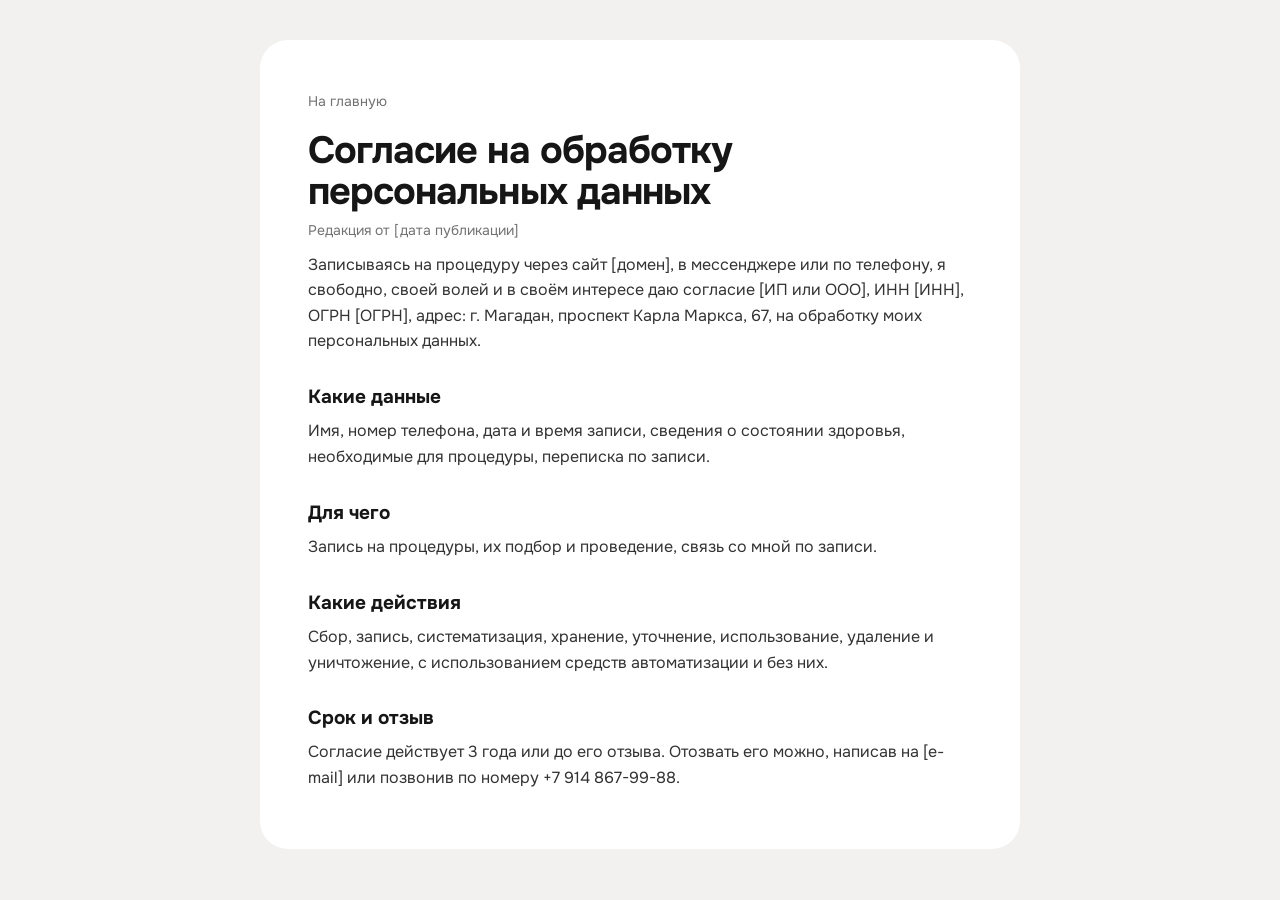
<file: consent.html>
<!doctype html>
<html lang="ru">
<head>
<meta charset="utf-8">
<meta name="viewport" content="width=device-width, initial-scale=1">
<meta name="robots" content="noindex, nofollow">
<title>Согласие на обработку персональных данных | Очарование</title>
<link rel="icon" href="data:image/svg+xml,%3Csvg xmlns='http://www.w3.org/2000/svg' viewBox='0 0 32 32'%3E%3Crect width='32' height='32' rx='16' fill='%235a2447'/%3E%3Ctext x='16' y='22' text-anchor='middle' font-family='Georgia' font-size='17' fill='%23ffffff'%3E%D0%9E%3C/text%3E%3C/svg%3E">
<link rel="stylesheet" href="https://fonts.googleapis.com/css2?family=Onest:wght@400;600;700&display=swap">
<link rel="stylesheet" href="doc.css">
</head>
<body>
<main class="doc">
  <a class="back" href="index.html">На главную</a>
  <h1>Согласие на обработку персональных данных</h1>
  <p class="upd">Редакция от [дата публикации]</p>

  <p>Записываясь на процедуру через сайт [домен], в мессенджере или по телефону, я свободно, своей волей и в своём
  интересе даю согласие [ИП или ООО], ИНН [ИНН], ОГРН [ОГРН], адрес:
  г. Магадан, проспект Карла Маркса, 67, на обработку моих персональных данных.</p>

  <h2>Какие данные</h2>
  <p>Имя, номер телефона, дата и время записи, сведения о состоянии здоровья, необходимые для процедуры, переписка по записи.</p>

  <h2>Для чего</h2>
  <p>Запись на процедуры, их подбор и проведение, связь со мной по записи.</p>

  <h2>Какие действия</h2>
  <p>Сбор, запись, систематизация, хранение, уточнение, использование, 
  удаление и уничтожение, с использованием средств автоматизации и без них.</p>

  <h2>Срок и отзыв</h2>
  <p>Согласие действует 3 года или до его отзыва. Отозвать его можно, написав на [e-mail] или позвонив
  по номеру +7 914 867-99-88.</p>
</main>
</body>
</html>
</file>
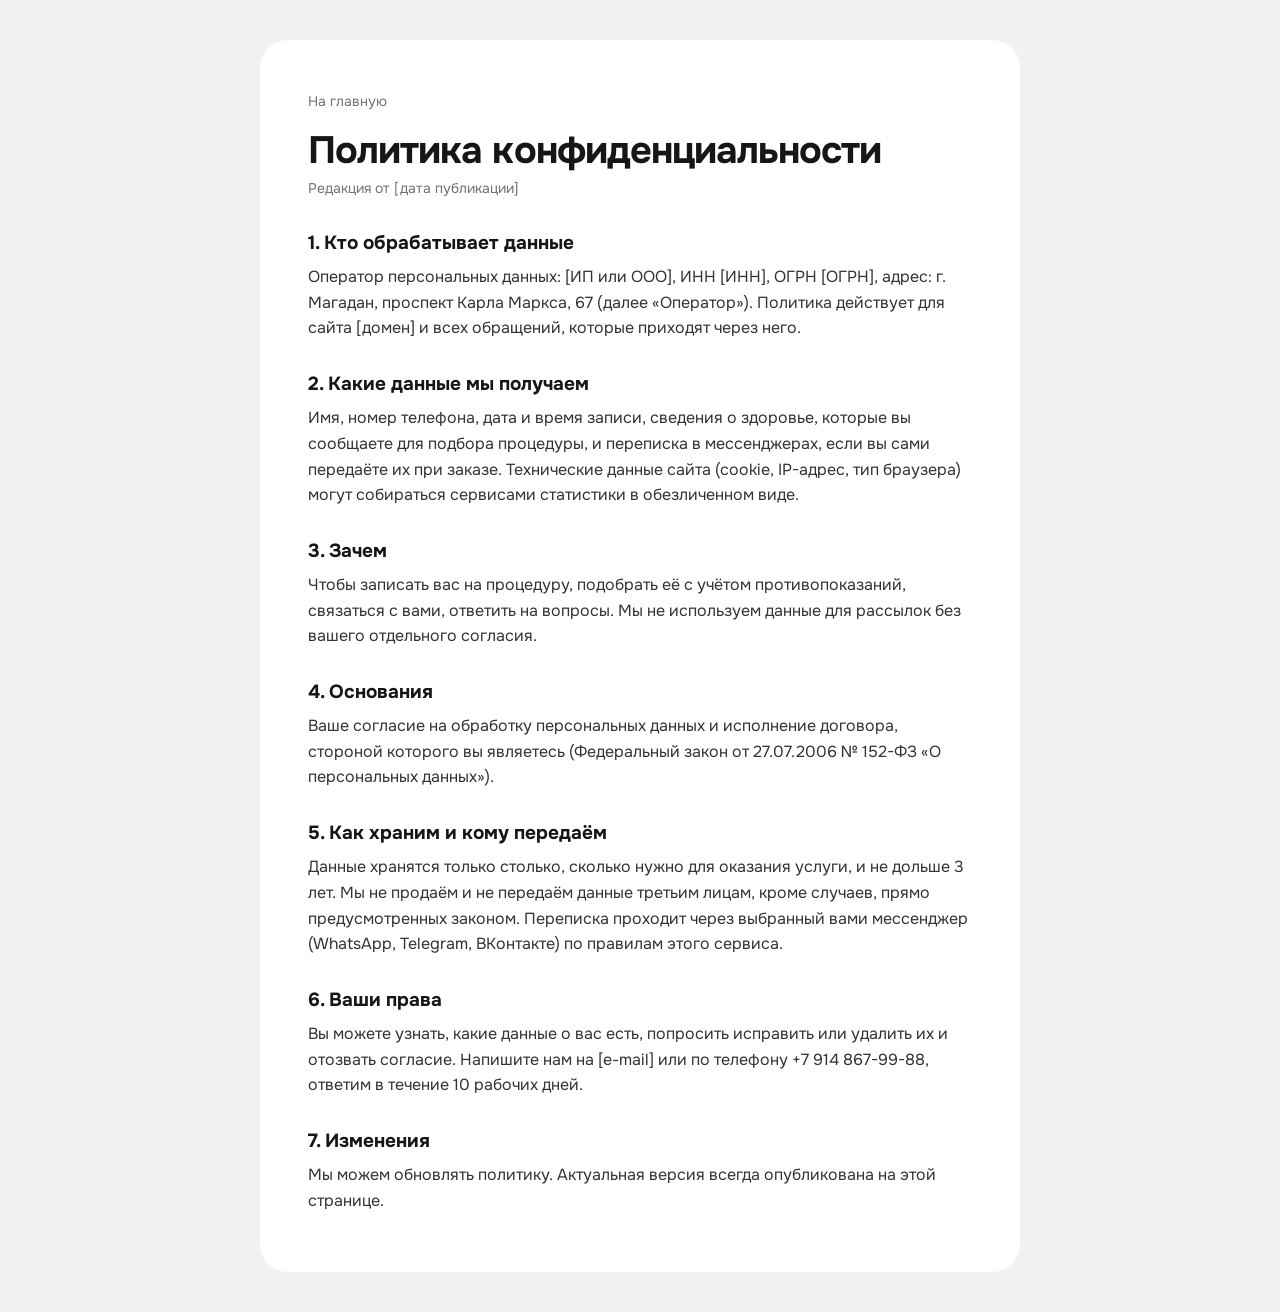
<file: privacy.html>
<!doctype html>
<html lang="ru">
<head>
<meta charset="utf-8">
<meta name="viewport" content="width=device-width, initial-scale=1">
<meta name="robots" content="noindex, nofollow">
<title>Политика конфиденциальности | Очарование</title>
<link rel="icon" href="data:image/svg+xml,%3Csvg xmlns='http://www.w3.org/2000/svg' viewBox='0 0 32 32'%3E%3Crect width='32' height='32' rx='16' fill='%235a2447'/%3E%3Ctext x='16' y='22' text-anchor='middle' font-family='Georgia' font-size='17' fill='%23ffffff'%3E%D0%9E%3C/text%3E%3C/svg%3E">
<link rel="stylesheet" href="https://fonts.googleapis.com/css2?family=Onest:wght@400;600;700&display=swap">
<link rel="stylesheet" href="doc.css">
</head>
<body>
<main class="doc">
  <a class="back" href="index.html">На главную</a>
  <h1>Политика конфиденциальности</h1>
  <p class="upd">Редакция от [дата публикации]</p>

  <h2>1. Кто обрабатывает данные</h2>
  <p>Оператор персональных данных: [ИП или ООО], ИНН [ИНН], ОГРН [ОГРН],
  адрес: г. Магадан, проспект Карла Маркса, 67 (далее «Оператор»). Политика действует для сайта [домен] и всех
  обращений, которые приходят через него.</p>

  <h2>2. Какие данные мы получаем</h2>
  <p>Имя, номер телефона, дата и время записи, сведения о здоровье, которые вы сообщаете для подбора процедуры, и переписка в
  мессенджерах, если вы сами передаёте их при заказе. Технические данные сайта (cookie, IP-адрес, тип
  браузера) могут собираться сервисами статистики в обезличенном виде.</p>

  <h2>3. Зачем</h2>
  <p>Чтобы записать вас на процедуру, подобрать её с учётом противопоказаний, связаться с вами,
  ответить на вопросы. Мы не используем данные для рассылок без вашего отдельного согласия.</p>

  <h2>4. Основания</h2>
  <p>Ваше согласие на обработку персональных данных и исполнение договора, стороной которого вы являетесь
  (Федеральный закон от 27.07.2006 № 152-ФЗ «О персональных данных»).</p>

  <h2>5. Как храним и кому передаём</h2>
  <p>Данные хранятся только столько, сколько нужно для оказания услуги, и не дольше 3 лет. Мы не продаём
  и не передаём данные третьим лицам, кроме случаев, прямо
  предусмотренных законом. Переписка проходит через выбранный вами мессенджер (WhatsApp, Telegram,
  ВКонтакте) по правилам этого сервиса.</p>

  <h2>6. Ваши права</h2>
  <p>Вы можете узнать, какие данные о вас есть, попросить исправить или удалить их и отозвать согласие.
  Напишите нам на [e-mail] или по телефону +7 914 867-99-88, ответим в течение 10 рабочих дней.</p>

  <h2>7. Изменения</h2>
  <p>Мы можем обновлять политику. Актуальная версия всегда опубликована на этой странице.</p>
</main>
</body>
</html>
</file>
<file: doc.css>
:root { --page: #f2f1ef; --card: #fff; --ink: #161616; --muted: #727272; --accent: #6b2d55 }
* { box-sizing: border-box }
body { margin: 0; background: var(--page); color: var(--ink); font: 400 16px/1.6 "Onest", system-ui, sans-serif; padding: 16px }
.doc { max-width: 760px; margin: 24px auto; background: var(--card); border-radius: 28px; padding: clamp(24px, 5vw, 48px) }
.back { color: var(--muted); text-decoration: none; font-size: 14px }
.back:hover { color: var(--ink) }
h1 { font-size: clamp(28px, 4vw, 38px); letter-spacing: -0.025em; line-height: 1.1; margin: 16px 0 6px }
h2 { font-size: 19px; margin: 28px 0 6px }
p { margin: 0 0 10px; color: #333 }
.upd { color: var(--muted); font-size: 14px }
</file>
